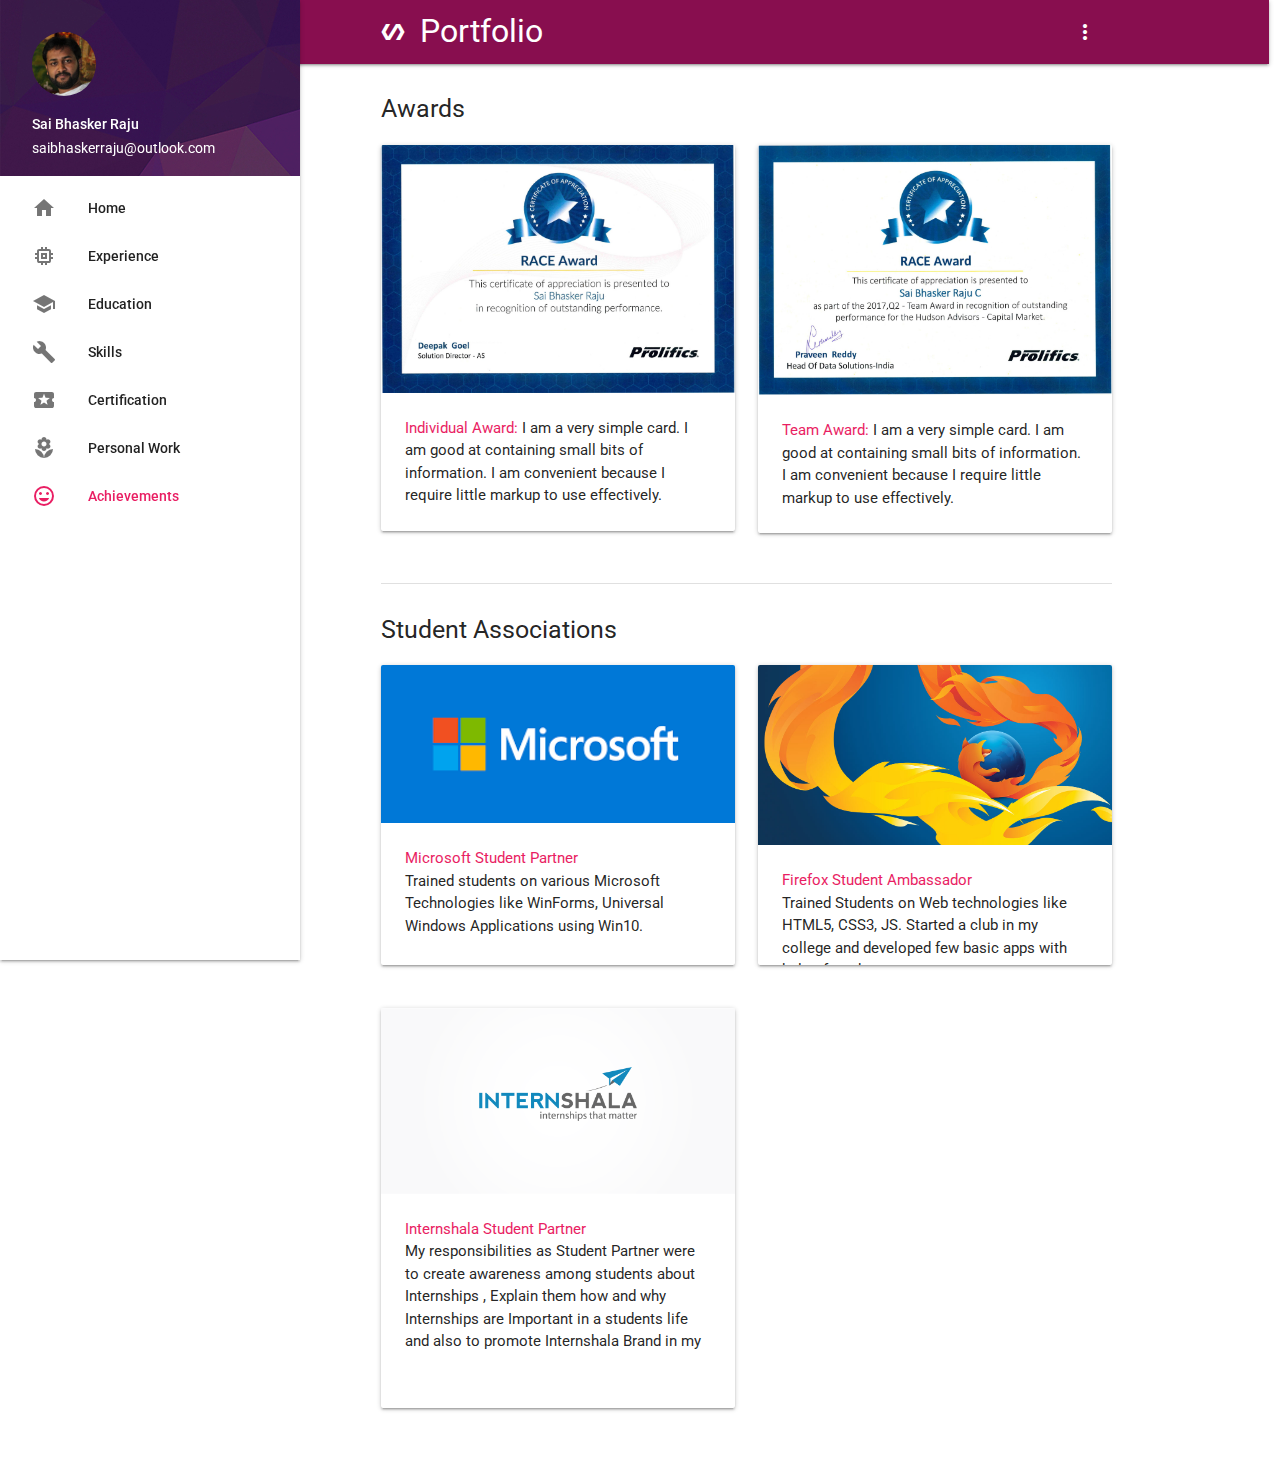
<file: Achievements.html>
<!DOCTYPE html>
<html>
<head>
	<title>Sai Bhasker Raju</title>
 
  <link href="https://fonts.googleapis.com/icon?family=Material+Icons" rel="stylesheet">
<!-- Compiled and minified CSS -->
    <link type="text/css" rel="stylesheet" href="css/materialize.min.css"  media="screen,projection"/>

    <!-- Compiled and minified JavaScript -->
    <script type="text/javascript" src="js/materialize.min.js"></script>
    
 <link rel="stylesheet" href="http://fonts.googleapis.com/css?family=Roboto:300,400,500,700" type="text/css">

 <script
  src="https://code.jquery.com/jquery-3.3.1.min.js"
  integrity="sha256-FgpCb/KJQlLNfOu91ta32o/NMZxltwRo8QtmkMRdAu8="
  crossorigin="anonymous"></script>
 
<script type="text/javascript">	

$(document).ready(function() {
  M.AutoInit();
var obj = {
    Index: 1,
    Experience: 2,
    Education: 3,
    Skills: 4,
    Certification: 5,
    Personal:6,
    Achievements: 7
};


var path = window.location.pathname;
var page = path.split("/").pop().split(".")[0].toString();
var value=obj[page];
if(value!=0 || value!=undefined || value!=null)
{
	var allItems=document.getElementById("slide-out");
	var liItem=allItems.getElementsByTagName("li")[value];	
	$(liItem).children().addClass('pink-text darken-4');
	if(liItem.hasChildNodes)
	{
		$(liItem.children).children().addClass("pink-text darken-4");
	}
}

});

</script>

</head>
<body>
	 <!-- Navbar goes here -->

    <!-- Page Layout here -->
    <div class="row">

      <div class="col s2">
        			 <ul id="slide-out" class="sidenav sidenav-fixed">
					    <li><div class="user-view">
					      <div class="background">
					        <img src="images/wallpaper.jpg">
					      </div>
					      <a href="#user"><img class="circle" src="images/bhasker.jpg"></a>
					      <span class="white-text name">Sai Bhasker Raju</span>
					      <a href="#email"><span class="white-text email">saibhaskerraju@outlook.com</span></a>
					    </div></li>
					    <li><a class="waves-effect" href="Index.html"><i class="material-icons">home</i>Home</a></li>
					    <li><a class="waves-effect" href="Experience.html"><i class="material-icons">memory</i>Experience</a></li>
					    <li><a class="waves-effect" href="Education.html"><i class="material-icons">school</i>Education</a></li>
					    <li><a class="waves-effect" href="Skills.html"><i class="material-icons">build</i>Skills</a></li>
					    <li><a class="waves-effect" href="Certification.html"><i class="material-icons">local_activity</i>Certification</a></li>
					    <li><a class="waves-effect" href="Personal.html"><i class="material-icons">local_florist</i>Personal Work</a></li>
					    <li><a class="waves-effect" href="Achievements.html"><i class="material-icons">insert_emoticon</i>Achievements</a></li>

					  </ul>

      </div> <!-- end of col s2 main div side nav-->

      <div class="col s10">
       					<ul id="dropdown1" class="dropdown-content">
		  <li><a class="modal-trigger pink-text darken-4" href="#contactInfo">Details</a></li>
		</ul>
		       					 <nav class="pink darken-4">
						    <div class="nav-wrapper">
						    	<div class="container">
						       <a href="#!" class="brand-logo"><i class="material-icons">polymer</i>Portfolio</a>
						      <ul class="right hide-on-med-and-down">
						        <li><a class="dropdown-trigger" href="#!" data-target="dropdown1"><i class="material-icons">more_vert</i></a></li>
						      </ul>
						  </div>
						    </div>
						  </nav>
						  <div class="container">
						  	<div class="section">
						    <h5>Awards</h5>
						    <p><div class="row">
							    <div class="col s6">
							      <div class="card">
							        <div class="card-image">
							          <img src="images/indi.jpg">
							      
							        </div>
							        <div class="card-content">
							          <p>    <span class="pink-text darken-4">Individual Award: </span>I am a very simple card. I am good at containing small bits of information.
							          I am convenient because I require little markup to use effectively.</p>
							        </div>
							      </div>
							    </div>

							     <div class="col s6">
							      <div class="card">
							        <div class="card-image">
							          <img src="images/team.jpg">
							          
							        </div>
							        <div class="card-content">
							          <p><span class="pink-text darken-4">Team Award: </span>I am a very simple card. I am good at containing small bits of information.
							          I am convenient because I require little markup to use effectively.</p>
							        </div>
							      </div>
							    </div>
							  </div>
							   <!-- Modal Structure -->
										  <div id="contactInfo" class="modal bottom-sheet pink-text center-align">
										    <div class="modal-content">
										      <h4>Personal Information</h4>
										      <p>
										      	<div class="row ">
										      		<div class="col s4">
										      			<div class="section ">
													    <h5><i class="material-icons">email</i></h5>
													    <p>saibhaskerraju@outlook.com / bhaskerraju94@gmail.com</p>
														</div>
										      		</div>
										      		<div class="col s4">
										      			<div class="section ">
													    <h5><i class="material-icons">cake</i></h5>
													    <p>26-April-1994</p>
														</div>
										      		</div>
										      		<div class="col s4">
										      			<div class="section ">
													    <h5><i class="material-icons">call</i></h5>
													    <p>+91-9618798938</p>
														</div>
										      		</div>
										      	</div>

										      </p>
										    </div>
										  </div>
										  <!-- end of Modal-->
</p>
						  </div><!-- end of section 1-->
						  <div class="divider"></div>
						  <div class="section">
						    <h5>Student Associations</h5>
						    <p><div class="row">
							    <div class="col s6">
							      <div class="card small">
                                            <div class="card-image ">
                                              <img src="images/microsoft.png">
                                        
                                            </div>
                                            <div class="card-content">
                                              <p><spam class="pink-text darken-4">Microsoft Student Partner</spam><br> Trained students on various Microsoft Technologies like WinForms, Universal Windows Applications using Win10.</p>
                                            </div>
                                          </div>      
                                    </div>
							     <div class="col s6">
							       <div class="card small">
                                            <div class="card-image ">
                                              <img src="images/mozilla.jpg">
                                             
                                            </div>
                                            <div class="card-content">
                                              <p><spam class="pink-text darken-4">Firefox Student Ambassador</spam><br>Trained Students on Web technologies like HTML5, CSS3, JS. Started a club in my college and developed few basic apps with help of students</p>
                                            </div>
                                          </div>
							    </div>
							  </div><!-- end of row-->
							  <div class="row">
							  	  <div class="col s6">
							      <div class="card medium">
                                            <div class="card-image ">
                                              <img src="images/inter.png">
                                        
                                            </div>
                                            <div class="card-content">
                                              <p><spam class="pink-text darken-4">Internshala Student Partner</spam><br>My responsibilities as Student Partner were to create awareness among students about Internships , Explain them how and why Internships are Important in a students life and also to promote Internshala Brand in my college</p>
                                            </div>
                                          </div>      
                                    </div>
							  </div>
</p>
						  </div><!-- end of section 2-->




						  </div><!-- end of container-->
      </div><!-- end of main body div -->

    </div>
</body>
</html>
</file>
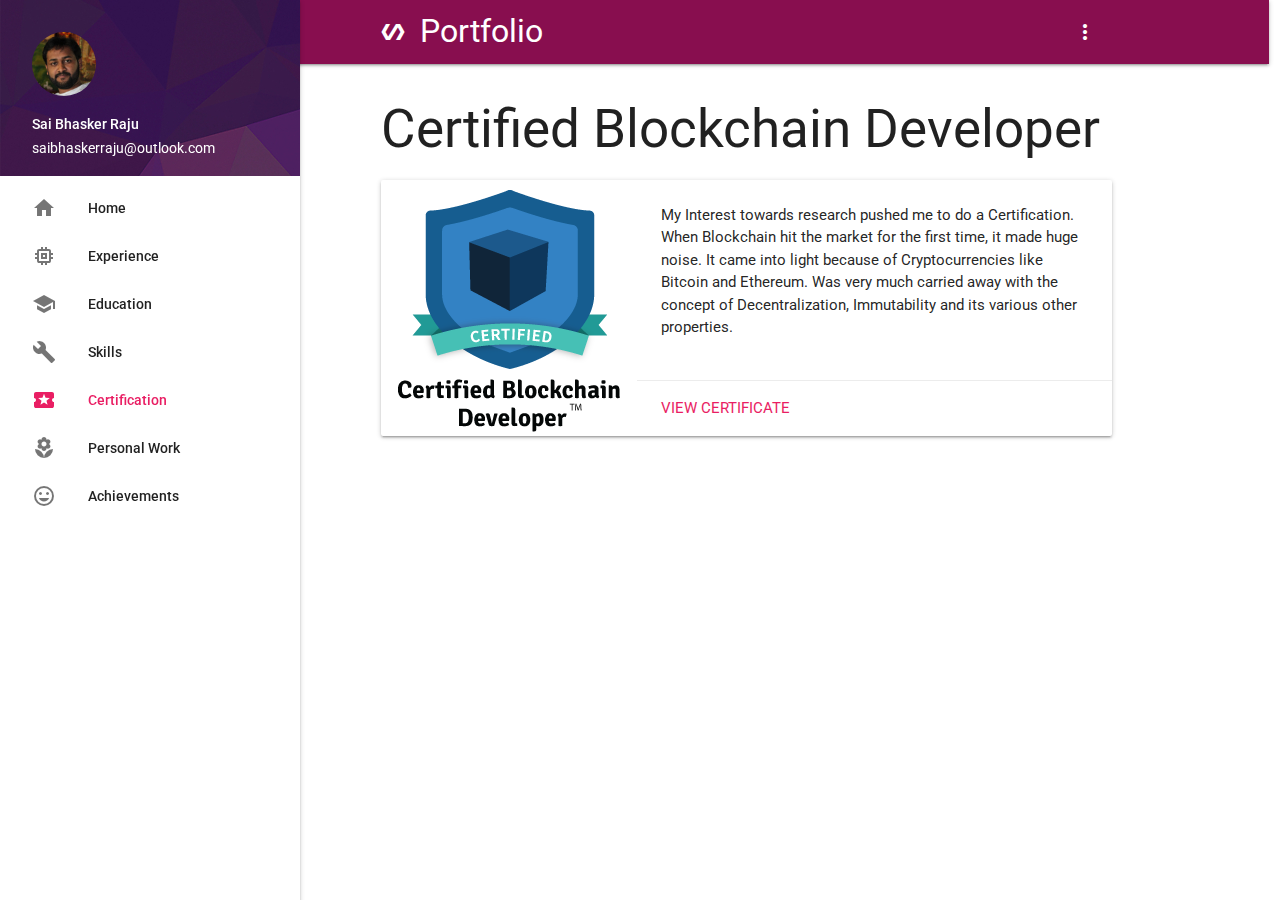
<file: Certification.html>
<!DOCTYPE html>
<html>
<head>
	<title>Sai Bhasker Raju</title>
 
  <link href="https://fonts.googleapis.com/icon?family=Material+Icons" rel="stylesheet">
<!-- Compiled and minified CSS -->
    <link type="text/css" rel="stylesheet" href="css/materialize.min.css"  media="screen,projection"/>

    <!-- Compiled and minified JavaScript -->
    <script type="text/javascript" src="js/materialize.min.js"></script>
    
 <link rel="stylesheet" href="http://fonts.googleapis.com/css?family=Roboto:300,400,500,700" type="text/css">

 <script
  src="https://code.jquery.com/jquery-3.3.1.min.js"
  integrity="sha256-FgpCb/KJQlLNfOu91ta32o/NMZxltwRo8QtmkMRdAu8="
  crossorigin="anonymous"></script>
 
<script type="text/javascript">	

$(document).ready(function() {
  M.AutoInit();
var obj = {
    Index: 1,
    Experience: 2,
    Education: 3,
    Skills: 4,
    Certification: 5,
    Personal:6,
    Achievements: 7
};

var path = window.location.pathname;
var page = path.split("/").pop().split(".")[0].toString();
var value=obj[page];
if(value!=0 || value!=undefined || value!=null)
{
	var allItems=document.getElementById("slide-out");
	var liItem=allItems.getElementsByTagName("li")[value];	
	$(liItem).children().addClass('pink-text darken-4');
	if(liItem.hasChildNodes)
	{
		$(liItem.children).children().addClass("pink-text darken-4");
	}
}

});

</script>

</head>
<body>
	 <!-- Navbar goes here -->

    <!-- Page Layout here -->
    <div class="row">

      <div class="col s2">
        			 <ul id="slide-out" class="sidenav sidenav-fixed">
					    <li><div class="user-view">
					      <div class="background">
					        <img src="images/wallpaper.jpg">
					      </div>
					      <a href="#user"><img class="circle" src="images/bhasker.jpg"></a>
					      <span class="white-text name">Sai Bhasker Raju</span>
					      <a href="#email"><span class="white-text email">saibhaskerraju@outlook.com</span></a>
					    </div></li>
					    <li><a class="waves-effect" href="Index.html"><i class="material-icons">home</i>Home</a></li>
					    <li><a class="waves-effect" href="Experience.html"><i class="material-icons">memory</i>Experience</a></li>
					    <li><a class="waves-effect" href="Education.html"><i class="material-icons">school</i>Education</a></li>
					    <li><a class="waves-effect" href="Skills.html"><i class="material-icons">build</i>Skills</a></li>
					    <li><a class="waves-effect" href="Certification.html"><i class="material-icons">local_activity</i>Certification</a></li>
					    <li><a class="waves-effect" href="Personal.html"><i class="material-icons">local_florist</i>Personal Work</a></li>
					    <li><a class="waves-effect" href="Achievements.html"><i class="material-icons">insert_emoticon</i>Achievements</a></li>

					  </ul>

      </div> <!-- end of col s2 main div side nav-->

      <div class="col s10">
       					<ul id="dropdown1" class="dropdown-content">
		  <li><a class="modal-trigger pink-text darken-4" href="#contactInfo">Details</a></li>
		</ul>
		       					 <nav class="pink darken-4">
						    <div class="nav-wrapper">
						    	<div class="container">
						       <a href="#!" class="brand-logo"><i class="material-icons">polymer</i>Portfolio</a>
						      <ul class="right hide-on-med-and-down">
						        <li><a class="dropdown-trigger" href="#!" data-target="dropdown1"><i class="material-icons">more_vert</i></a></li>
						      </ul>
						  </div>
						    </div>
						  </nav>
						  <div class="container">
						  	<div class="row">
						  				<div class="col s12">
									    <h2 class="header">Certified Blockchain Developer</h2>
									    <div class="card horizontal hoverable">
									      <div class="card-image">
									        <img src="images/cer.png">
									      </div>
									      <div class="card-stacked">
									        <div class="card-content">
									          <p>My Interest towards research pushed me to do a Certification. When Blockchain hit the market for the first time, it made huge noise. It came into light because of Cryptocurrencies like Bitcoin and Ethereum. Was very much carried away with the concept of Decentralization, Immutability and its various other properties.</p>
									        </div>
									        <div class="card-action">
									          <a href="https://www.credential.net/mumafz4k" class="pink-text darken-4">View Certificate</a>
									        </div>
									      </div>
									    </div>
									  </div>
									   <!-- Modal Structure -->
										  <div id="contactInfo" class="modal bottom-sheet pink-text center-align">
										    <div class="modal-content">
										      <h4>Personal Information</h4>
										      <p>
										      	<div class="row ">
										      		<div class="col s4">
										      			<div class="section ">
													    <h5><i class="material-icons">email</i></h5>
													    <p>saibhaskerraju@outlook.com / bhaskerraju94@gmail.com</p>
														</div>
										      		</div>
										      		<div class="col s4">
										      			<div class="section ">
													    <h5><i class="material-icons">cake</i></h5>
													    <p>26-April-1994</p>
														</div>
										      		</div>
										      		<div class="col s4">
										      			<div class="section ">
													    <h5><i class="material-icons">call</i></h5>
													    <p>+91-9618798938</p>
														</div>
										      		</div>
										      	</div>

										      </p>
										    </div>
										  </div>
										  <!-- end of Modal-->
						  	</div>
						  </div><!-- end of container-->
	
      </div><!-- end of main body div -->

    </div>
</body>
</html>
</file>
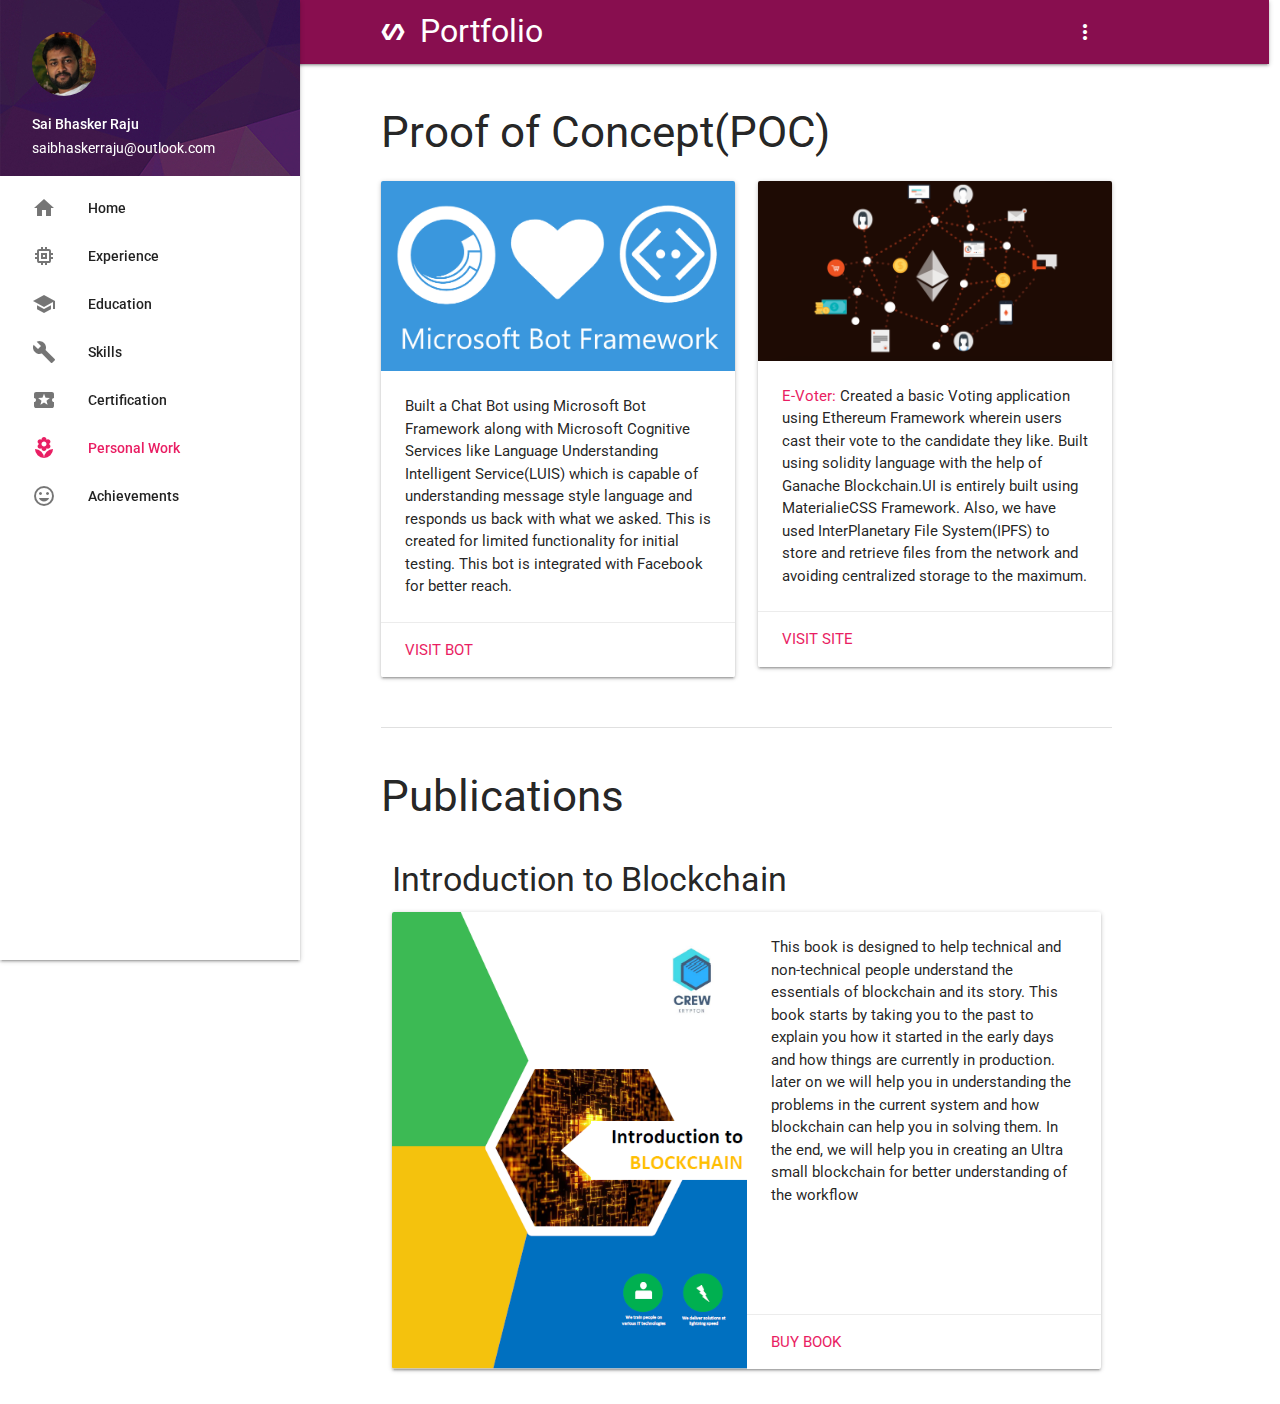
<file: Personal.html>
<!DOCTYPE html>
<html>
<head>
	<title>Sai Bhasker Raju</title>
 
  <link href="https://fonts.googleapis.com/icon?family=Material+Icons" rel="stylesheet">
<!-- Compiled and minified CSS -->
    <link type="text/css" rel="stylesheet" href="css/materialize.min.css"  media="screen,projection"/>

    <!-- Compiled and minified JavaScript -->
    <script type="text/javascript" src="js/materialize.min.js"></script>
    
 <link rel="stylesheet" href="http://fonts.googleapis.com/css?family=Roboto:300,400,500,700" type="text/css">

 <script
  src="https://code.jquery.com/jquery-3.3.1.min.js"
  integrity="sha256-FgpCb/KJQlLNfOu91ta32o/NMZxltwRo8QtmkMRdAu8="
  crossorigin="anonymous"></script>
 
<script type="text/javascript">	

$(document).ready(function() {
  M.AutoInit();
var obj = {
    Index: 1,
    Experience: 2,
    Education: 3,
    Skills: 4,
    Certification: 5,
    Personal:6,
    Achievements: 7
};

var path = window.location.pathname;
var page = path.split("/").pop().split(".")[0].toString();
var value=obj[page];
if(value!=0 || value!=undefined || value!=null)
{
	var allItems=document.getElementById("slide-out");
	var liItem=allItems.getElementsByTagName("li")[value];	
	$(liItem).children().addClass('pink-text darken-4');
	if(liItem.hasChildNodes)
	{
		$(liItem.children).children().addClass("pink-text darken-4");
	}
}

});

</script>

</head>
<body>
	 <!-- Navbar goes here -->

    <!-- Page Layout here -->
    <div class="row">

      <div class="col s2">
        			 <ul id="slide-out" class="sidenav sidenav-fixed">
					    <li><div class="user-view">
					      <div class="background">
					        <img src="images/wallpaper.jpg">
					      </div>
					      <a href="#user"><img class="circle" src="images/bhasker.jpg"></a>
					      <span class="white-text name">Sai Bhasker Raju</span>
					      <a href="#email"><span class="white-text email">saibhaskerraju@outlook.com</span></a>
					    </div></li>
					    <li><a class="waves-effect" href="Index.html"><i class="material-icons">home</i>Home</a></li>
					    <li><a class="waves-effect" href="Experience.html"><i class="material-icons">memory</i>Experience</a></li>
					    <li><a class="waves-effect" href="Education.html"><i class="material-icons">school</i>Education</a></li>
					    <li><a class="waves-effect" href="Skills.html"><i class="material-icons">build</i>Skills</a></li>
					    <li><a class="waves-effect" href="Certification.html"><i class="material-icons">local_activity</i>Certification</a></li>
					    <li><a class="waves-effect" href="Personal.html"><i class="material-icons">local_florist</i>Personal Work</a></li>
					    <li><a class="waves-effect" href="Achievements.html"><i class="material-icons">insert_emoticon</i>Achievements</a></li>

					  </ul>

      </div> <!-- end of col s2 main div side nav-->

      <div class="col s10">
       			<ul id="dropdown1" class="dropdown-content">
		  <li><a class="modal-trigger pink-text darken-4" href="#contactInfo">Details</a></li>
		</ul>
		       					 <nav class="pink darken-4">
						    <div class="nav-wrapper">
						    	<div class="container">
						       <a href="#!" class="brand-logo"><i class="material-icons">polymer</i>Portfolio</a>
						      <ul class="right hide-on-med-and-down">
						        <li><a class="dropdown-trigger" href="#!" data-target="dropdown1"><i class="material-icons">more_vert</i></a></li>
						      </ul>
						  </div>
						    </div>
						  </nav>
						  <div class="container">

						  		<div class="section">
								    <h3>Proof of Concept(POC)</h3>
								 	 <p><div class="row">
							    <div class="col s6">
								      <div class="card">
								        <div class="card-image">
								          <img src="images/bot.png">
								          <!--<span class="card-title pink-text">Chat Bot</span>-->
								        </div>
								        <div class="card-content">
								          <p>Built a Chat Bot using Microsoft Bot Framework along with Microsoft Cognitive Services like Language Understanding Intelligent Service(LUIS) which is capable of understanding message style language and responds us back with what we asked. This is created for limited functionality for initial testing. This bot is integrated with Facebook for better reach.</p>
								        </div>
								        <div class="card-action">
								          <a href="https://www.facebook.com/Prolificschatbot-Test-134475530419215/" class="pink-text darken-4">Visit Bot</a>
								        </div>
								      </div>
								    </div>

															     <div class="col s6">
								      <div class="card">
								        <div class="card-image">
								          <img src="images/eth.png">
								          <!--<span class="card-title">Voting Application</span>-->
								        </div>
								        <div class="card-content">
								          <p><spam class="pink-text darken-4">E-Voter: </spam>Created a basic Voting application using Ethereum Framework wherein users cast their vote to the candidate they like. Built using solidity language with the help of Ganache Blockchain.UI is entirely built using MaterialieCSS Framework. Also, we have used InterPlanetary File System(IPFS) to store and retrieve files from the network and avoiding centralized storage to the maximum.</p>
								        </div>
								        <div class="card-action">
								          <a href="#" class="pink-text darken-4">Visit site</a>
								        </div>
								      </div>
								    </div>
								</div></p>  
								 </div><!-- end of section 1-->
								 <div class="divider"></div>
  <div class="section">
    <h3>Publications</h3>
    <p><div class="col s12">
    <h4 class="header">Introduction to Blockchain</h4>
    <div class="card horizontal">
      <div class="card-image">
        <img src="images/w.jpg">
      </div>
      <div class="card-stacked">
        <div class="card-content">
          <p>This book is designed to help technical and non-technical people understand the essentials of blockchain and its story. This book starts by taking you to the past to explain you how it started in the early days and how things are currently in production. later on we will help you in understanding the problems in the current system and how blockchain can help you in solving them. In the end, we will help you in creating an Ultra small blockchain for better understanding of the workflow</p>
        </div>
        <div class="card-action">
          <a href="https://payhip.com/b/Iqib" class="pink-text darken-4">Buy Book</a>
        </div>
      </div>
    </div>
  </div></p>
  </div>


 <!-- Modal Structure -->
										  <div id="contactInfo" class="modal bottom-sheet pink-text center-align">
										    <div class="modal-content">
										      <h4>Personal Information</h4>
										      <p>
										      	<div class="row ">
										      		<div class="col s4">
										      			<div class="section ">
													    <h5><i class="material-icons">email</i></h5>
													    <p>saibhaskerraju@outlook.com / bhaskerraju94@gmail.com</p>
														</div>
										      		</div>
										      		<div class="col s4">
										      			<div class="section ">
													    <h5><i class="material-icons">cake</i></h5>
													    <p>26-April-1994</p>
														</div>
										      		</div>
										      		<div class="col s4">
										      			<div class="section ">
													    <h5><i class="material-icons">call</i></h5>
													    <p>+91-9618798938</p>
														</div>
										      		</div>
										      	</div>

										      </p>
										    </div>
										  </div>
										  <!-- end of Modal-->



						  </div><!-- end of container -->	
      </div><!-- end of main body div -->

    </div>
</body>
</html>
</file>
